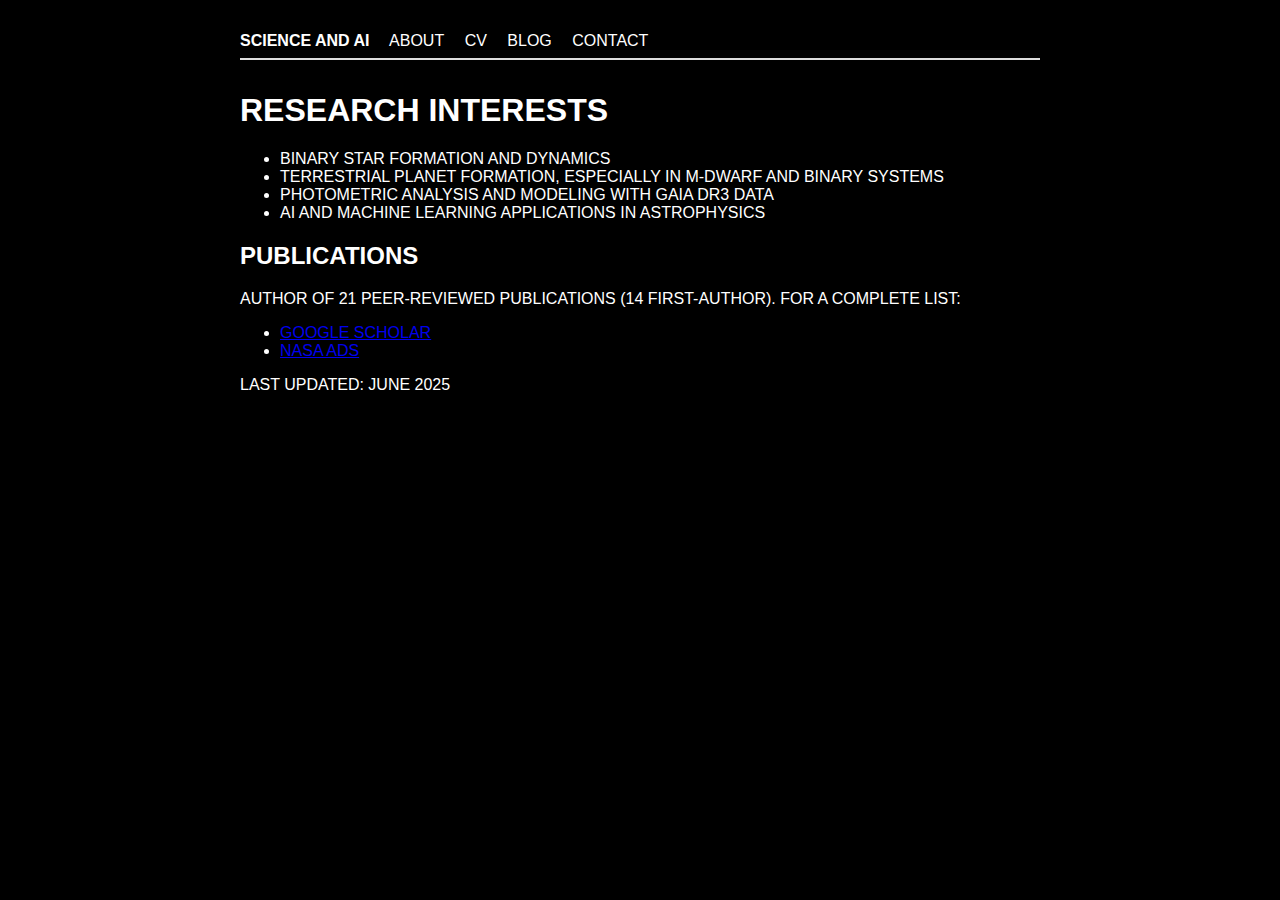
<file: index.html>
<!DOCTYPE html>
<html lang="en">
<head>
  <meta charset="UTF-8">
  <meta name="viewport" content="width=device-width, initial-scale=1">
  <title>Dr. Anna Childs</title>
  <link rel="stylesheet" href="style.css">
</head>
<body>
  <nav>
    <a href="index.html" class="active">Science and AI</a>
    <a href="aboutme.html">About</a>
    <a href="CV.html">CV</a>
    <a href="blog.html">Blog</a>
    <a href="contact.html">Contact</a>
  </nav>

  <section class="section">
    <h1>Research Interests</h1>
    <ul>
      <li>Binary star formation and dynamics</li>
      <li>Terrestrial planet formation, especially in M-dwarf and binary systems</li>
      <li>Photometric analysis and modeling with Gaia DR3 data</li>
      <li>AI and machine learning applications in astrophysics</li>
    </ul>
  </section>


  <section class="section">
    <h2>Publications</h2>
    <p>Author of 21 peer-reviewed publications (14 first-author). For a complete list:</p>
    <ul>
      <li><a href="https://scholar.google.com/citations?user=_0W1vrAAAAAJ&hl=en" target="_blank">Google Scholar</a></li>
      <li><a href="https://ui.adsabs.harvard.edu/search/filter_author_facet_hier_fq_author=AND&filter_author_facet_hier_fq_author=author_facet_hier%3A%220%2FChilds%2C%20A%22&filter_database_fq_database=AND&filter_database_fq_database=database%3A%22astronomy%22&fq=%7B!type%3Daqp%20v%3D%24fq_author%7D&fq=%7B!type%3Daqp%20v%3D%24fq_database%7D&fq_author=(author_facet_hier%3A%220%2FChilds%2C%20A%22)&fq_database=(database%3A%22astronomy%22)&q=%20%20first_author%3A%22Anna%20Childs%22&sort=date%20desc%2C%20bibcode%20desc&p_=0" target="_blank">NASA ADS</a></li>
    </ul>
  </section>

  <footer class="section">
    <p>Last updated: June 2025</p>
  </footer>
</body>
</html>
</file>
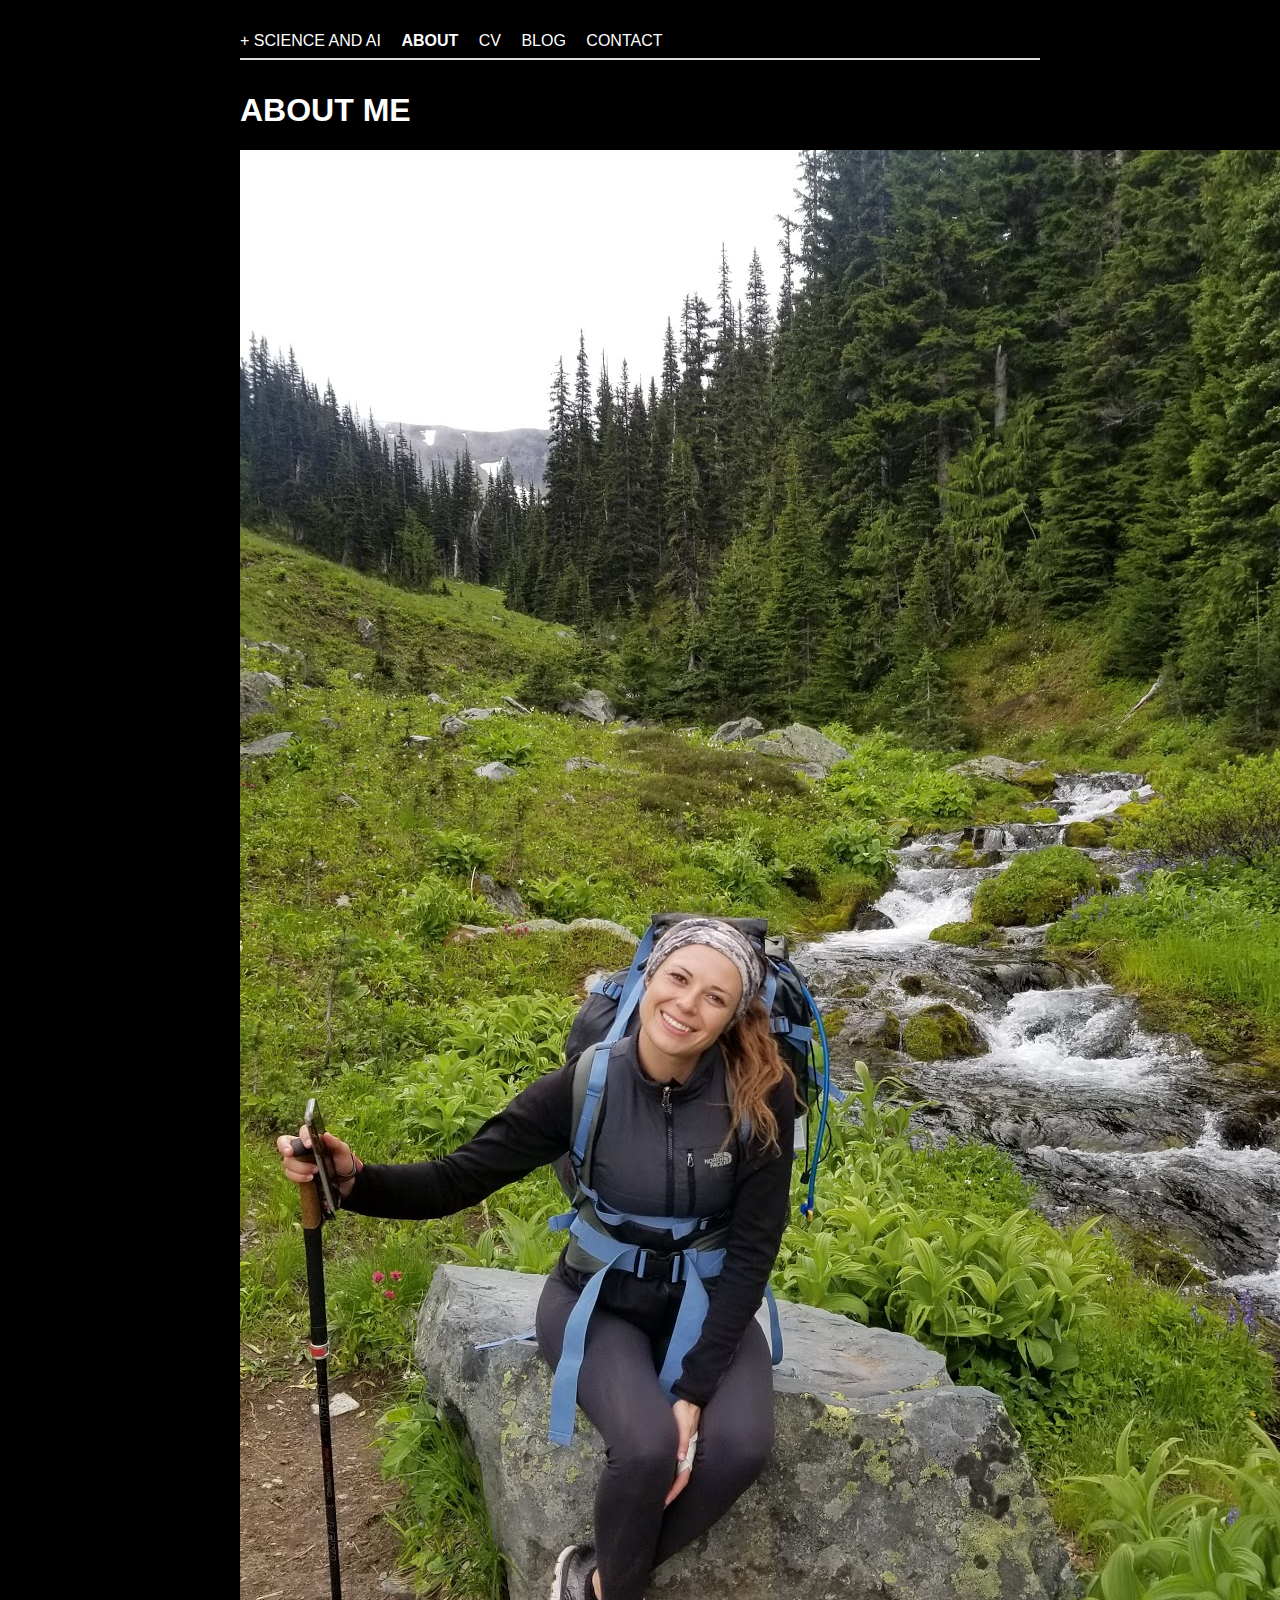
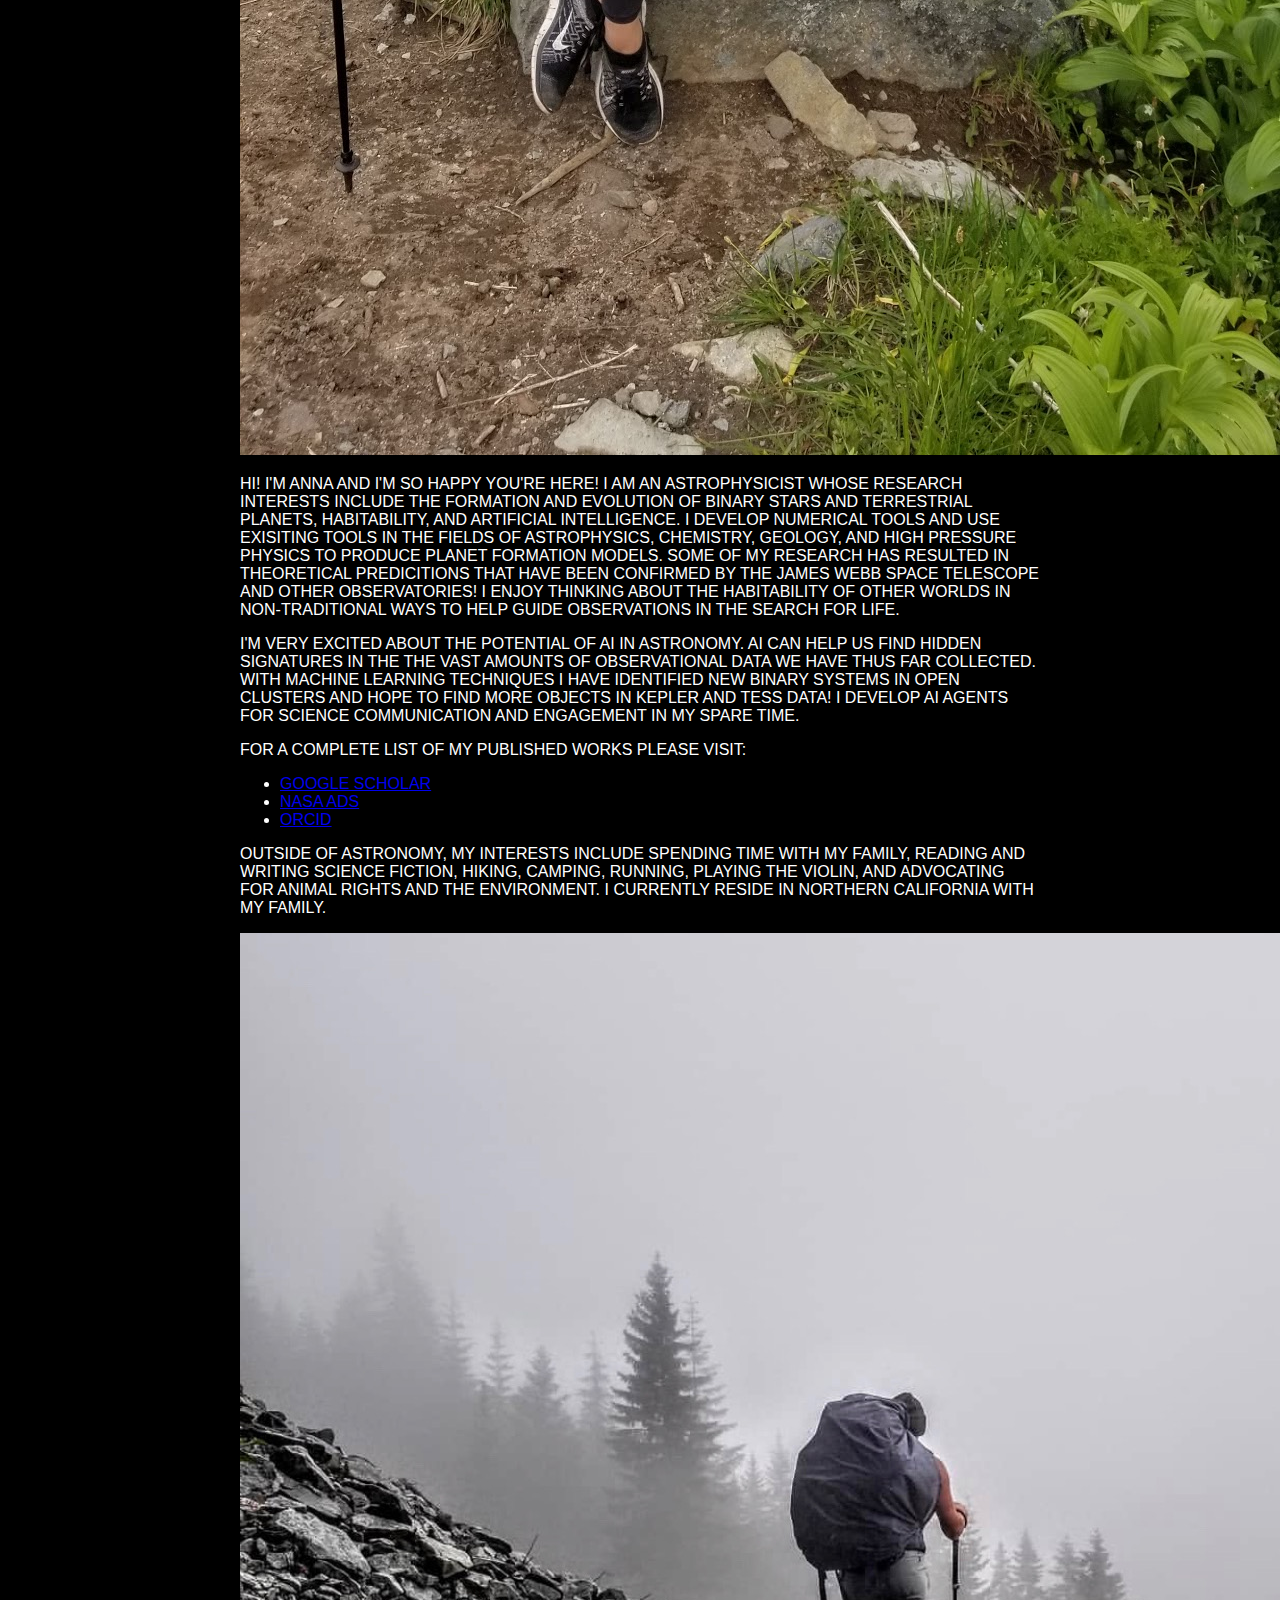
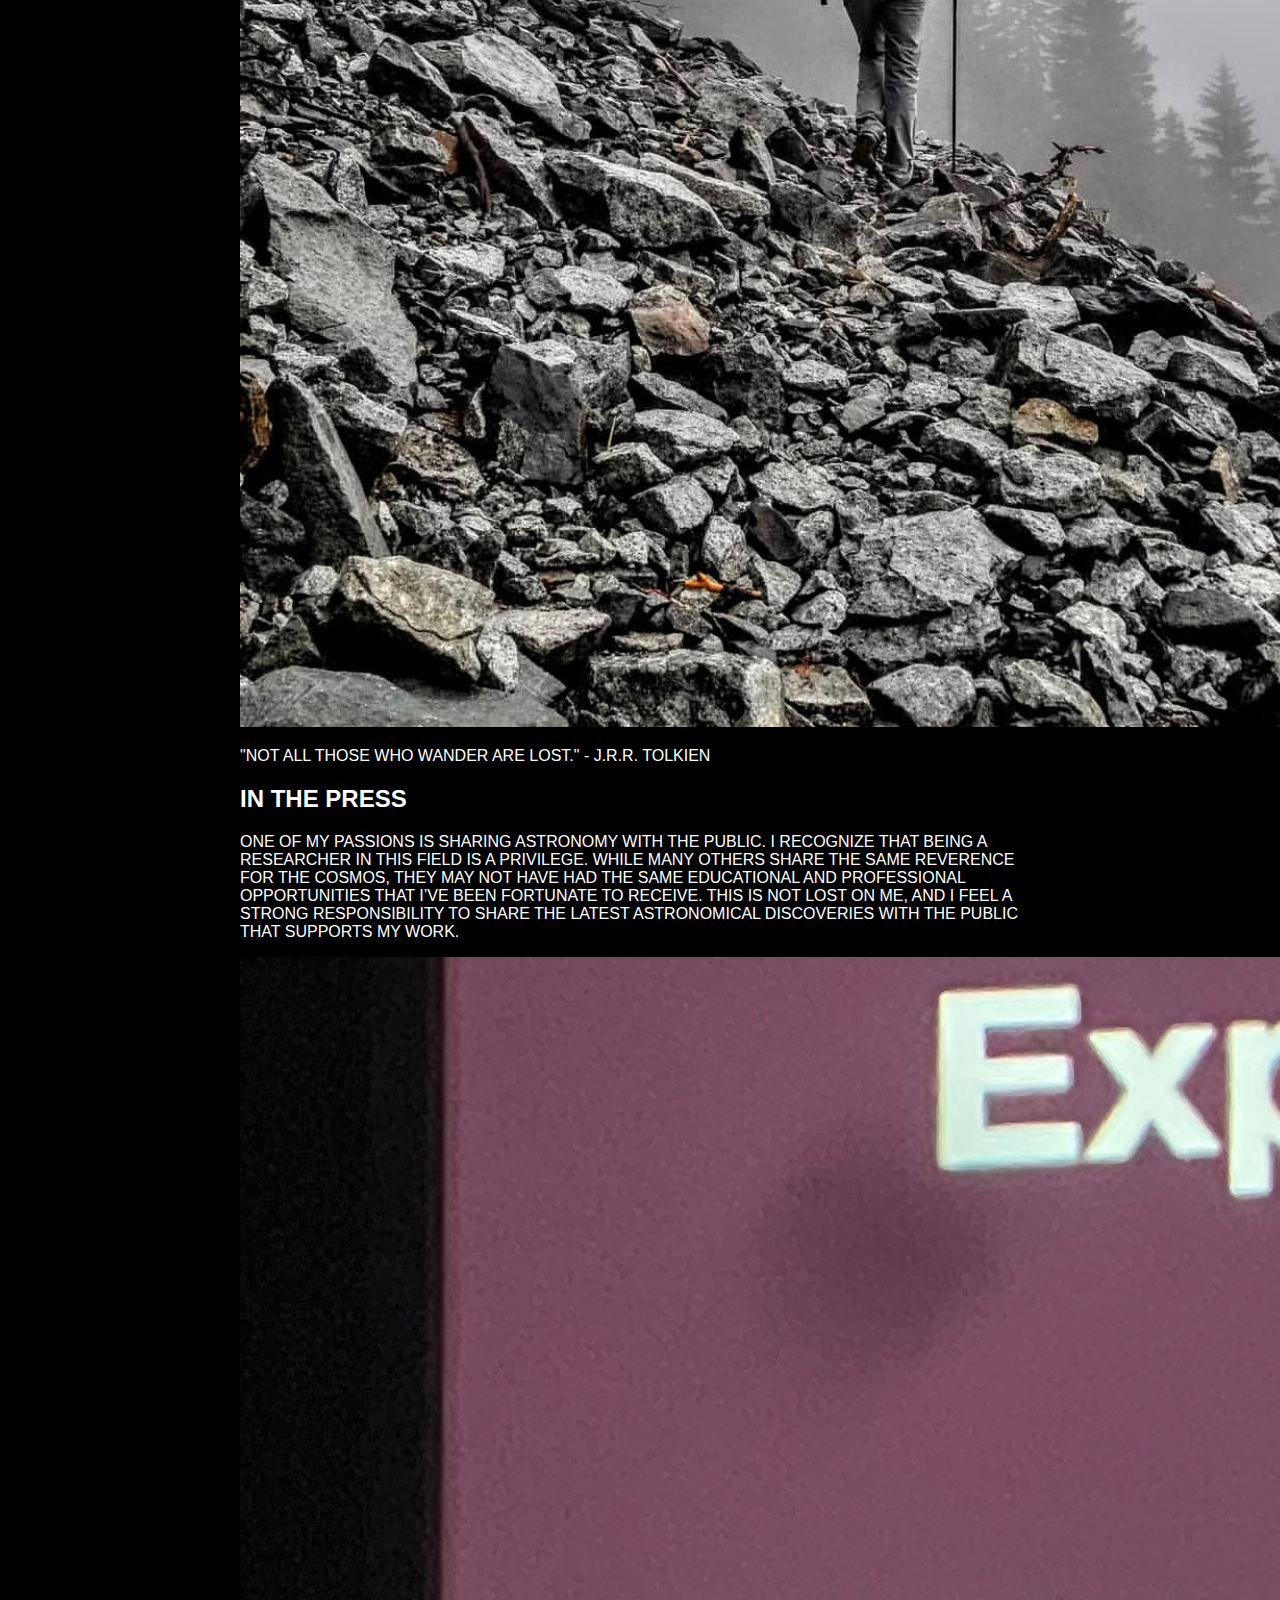
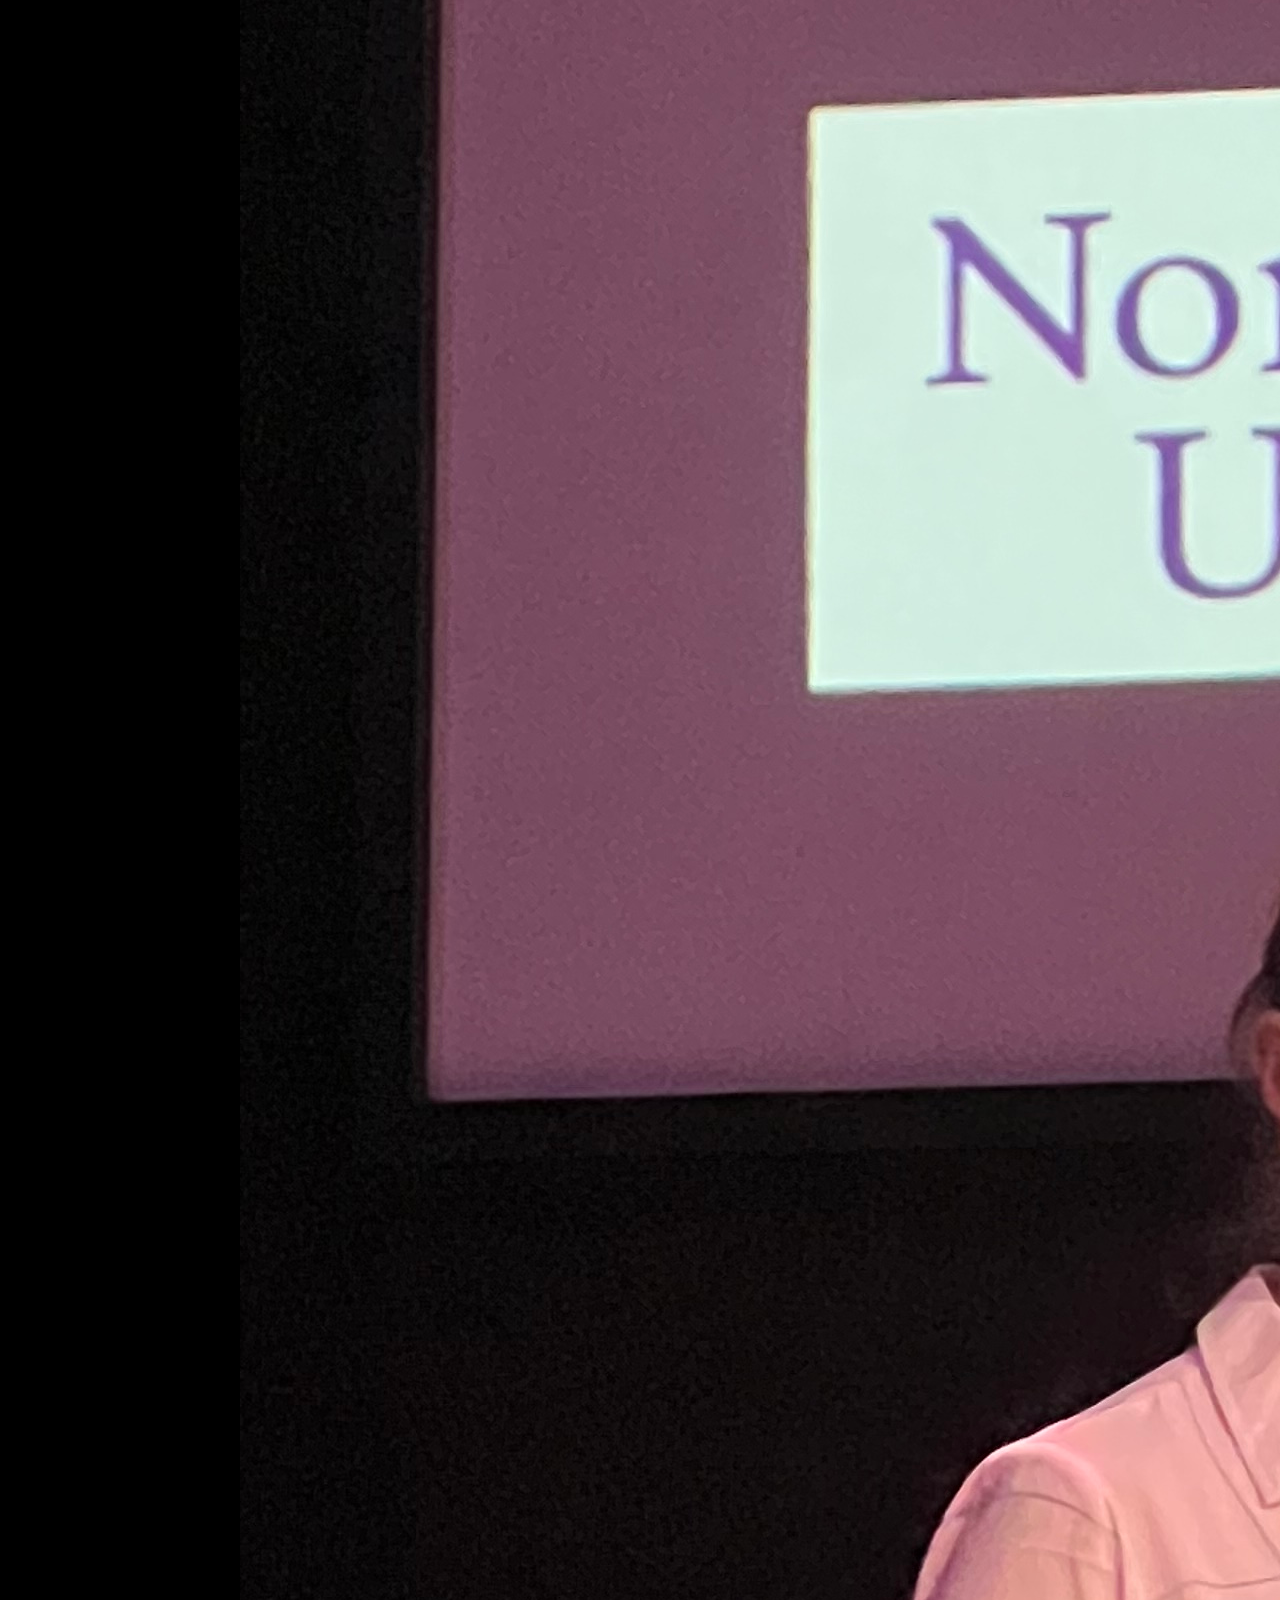
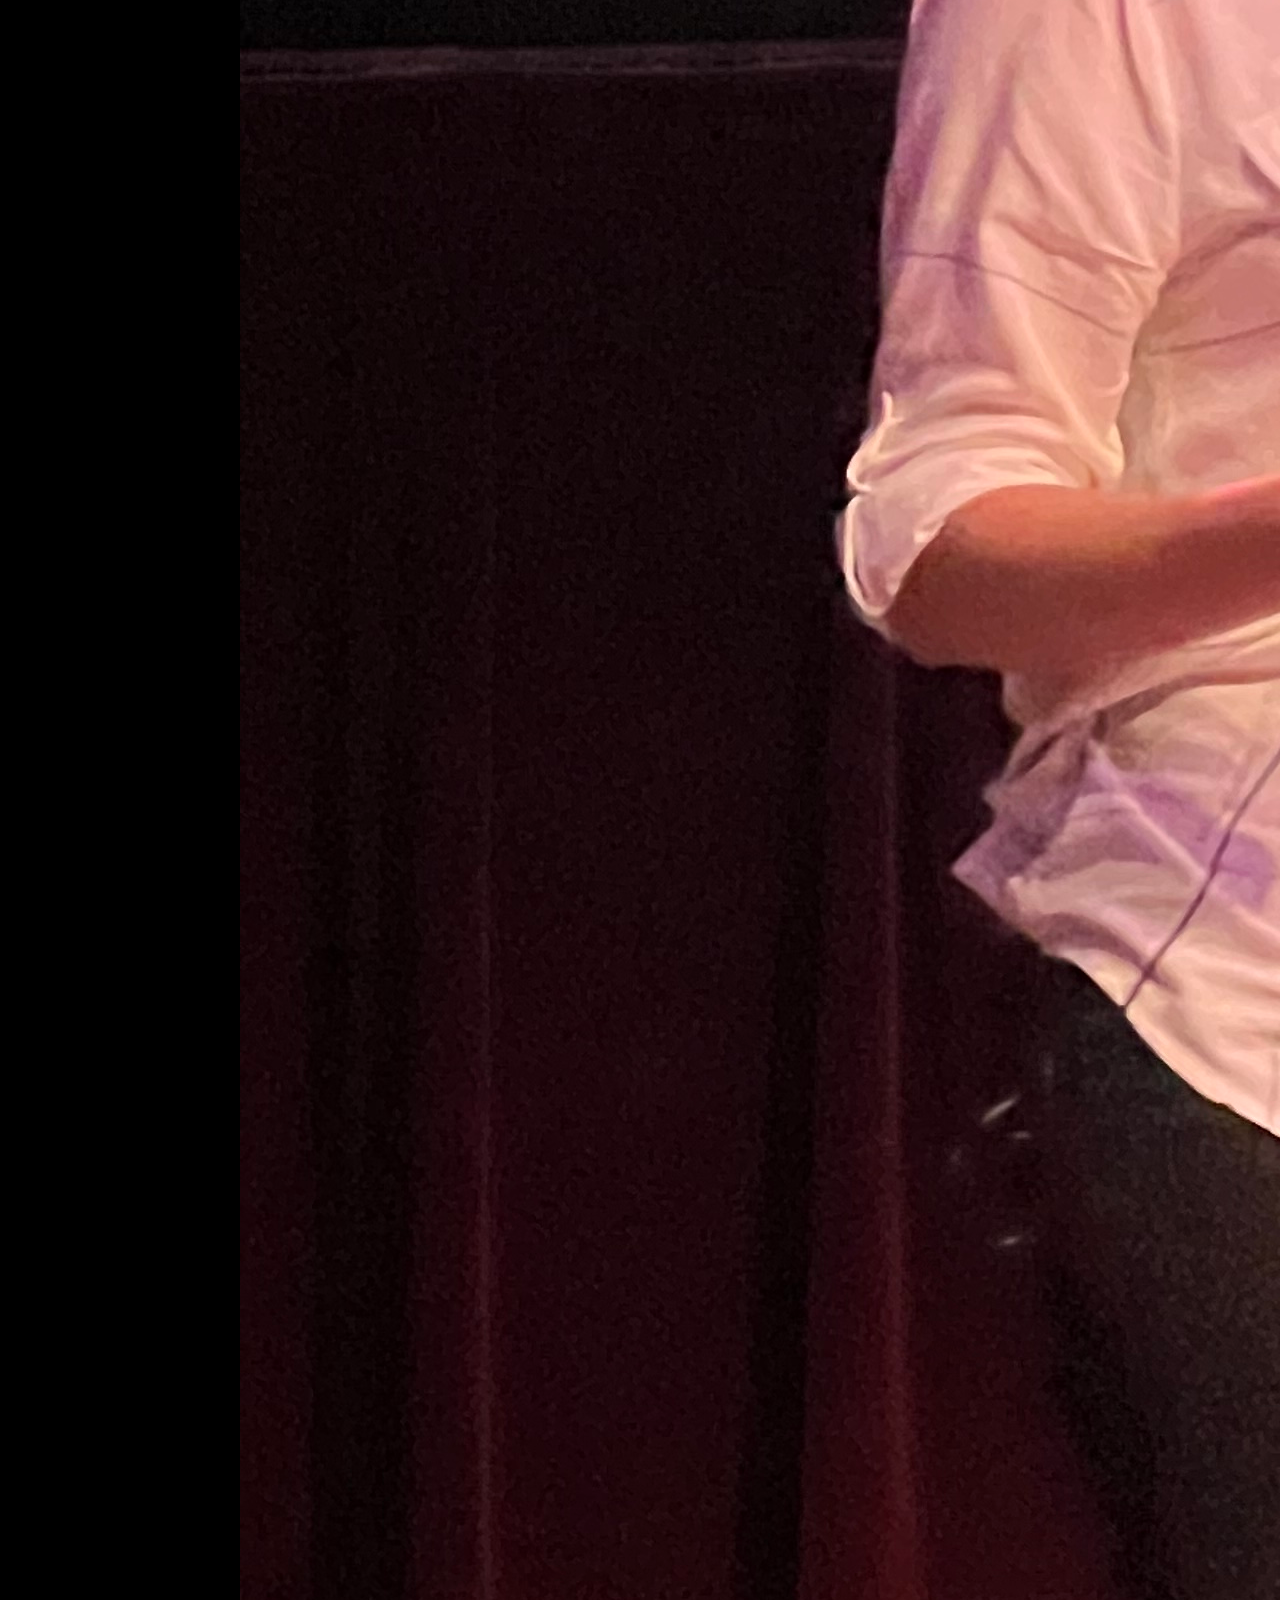
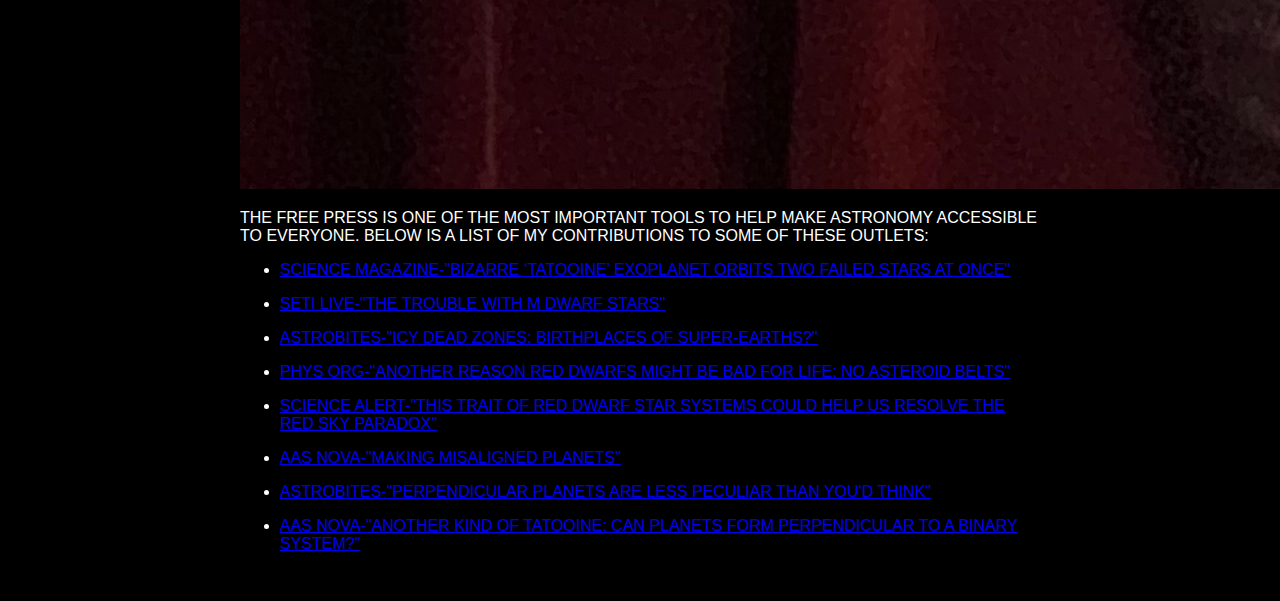
<file: aboutme.html>
<!DOCTYPE html>
<html lang="en">
<head>
  <meta charset="UTF-8">
  <title>About | Dr. Anna Childs</title>
  <link rel="stylesheet" href="style.css">
</head>
<body>
  <!-- Banner Image 
  <div class="banner-container">
    <img src="images/aboutme.jpg" alt="Banner Image" class="banner-image">
  </div>
  -->

  <nav>
    <a href="index.html">+ SCIENCE AND AI</a>
    <a href="aboutme.html" class="active">ABOUT</a>
    <a href="CV.html">CV</a>
    <a href="blog.html">BLOG</a>
    <a href="contact.html">CONTACT</a>
  </nav>



<main>
    <h1>ABOUT ME</h1>
    <div class="custom-image-wrapper">
  <img src="images/aboutme4.jpg" class="custom-image" alt="Description">
</div>
    <p>Hi! I'm Anna and I'm so happy you're here!  I am an astrophysicist whose research interests include the formation and evolution of binary stars and terrestrial planets, habitability, and artificial intelligence. I develop numerical tools and use exisiting tools in the fields of astrophysics, chemistry, geology, and high pressure physics to produce planet formation models.  Some of my research has resulted in theoretical predicitions that have been confirmed by the James Webb Space Telescope and other observatories! I enjoy thinking about the habitability of other worlds in non-traditional ways to help guide observations in the search for life.</p> 
    </p> I'm very excited about the potential of AI in astronomy.  AI can help us find hidden signatures in the the vast amounts of observational data we have thus far collected.  With machine learning techniques I have identified new binary systems in open clusters and hope to find more objects in Kepler and TESS data!  I develop AI agents for science communication and engagement in my spare time.</p>  

    <p>For a complete list of my published works please visit:</p>
    <ul>
      <li><a href="https://scholar.google.com/citations?user=_0W1vrAAAAAJ&hl=en" target="_blank">Google Scholar</a></li>
      <li><a href="https://ui.adsabs.harvard.edu/search/filter_author_facet_hier_fq_author=AND&filter_author_facet_hier_fq_author=author_facet_hier%3A%220%2FChilds%2C%20A%22&filter_database_fq_database=AND&filter_database_fq_database=database%3A%22astronomy%22&fq=%7B!type%3Daqp%20v%3D%24fq_author%7D&fq=%7B!type%3Daqp%20v%3D%24fq_database%7D&fq_author=(author_facet_hier%3A%220%2FChilds%2C%20A%22)&fq_database=(database%3A%22astronomy%22)&q=%20%20first_author%3A%22Anna%20Childs%22&sort=date%20desc%2C%20bibcode%20desc&p_=0" target="_blank">NASA ADS</a></li>
      <li> <a href="https://orcid.org/0000-0002-9343-8612" target="_blank">ORCID</a>
    </ul>

      <p>Outside of astronomy, my interests include spending time with my family, reading and writing science fiction, hiking, camping, running, playing the violin, and advocating for animal rights and the environment.  I currently reside in Northern California with my family.</p>

<div class="custom-image-wrapper">
  <img src="images/aboutme2.jpg" class="custom-image" alt="Description">
</div>

<p>"Not all those who wander are lost." - J.R.R. Tolkien</p>



<h2>In the Press</h2>
<p>One of my passions is sharing astronomy with the public. I recognize that being a researcher in this field is a privilege. While many others share the same reverence for the cosmos, they may not have had the same educational and professional opportunities that I’ve been fortunate to receive. This is not lost on me, and I feel a strong responsibility to share the latest astronomical discoveries with the public that supports my work.</p> 
<div class="custom-image-wrapper">
  <img src="images/aboutme3.jpg" class="custom-image" alt="Description">
</div>
<p>The free press is one of the most important tools to help make astronomy accessible to everyone.  Below is a list of my contributions to some of these outlets:</p>

    <ul>
      <li><a href="https://www.science.org/content/article/bizarre-tatooine-exoplanet-orbits-two-failed-stars-once" target="_blank">Science magazine-"Bizarre ‘Tatooine’ exoplanet orbits two failed stars at once"</a></li>
    </ul>

    <ul>
      <li><a href="https://www.youtube.com/watch?v=Wa2JF1f81KA" target="_blank">SETI Live-"The Trouble with M Dwarf Stars"</a></li>
    </ul>

    <ul>
      <li><a href="https://astrobites.org/2022/12/10/22_super-earths/" target="_blank">Astrobites-"Icy Dead Zones: Birthplaces of Super-Earths?"</a></li>
    </ul>

    <ul>
      <li><a href="https://phys.org/news/2022-10-red-dwarfs-bad-life-asteroid.html" target="_blank">Phys Org-"Another reason red dwarfs might be bad for life: No asteroid belts"</a></li>
    </ul>

    <ul>
      <li><a href="https://www.sciencealert.com/this-trait-of-red-dwarf-star-systems-could-help-us-resolve-the-red-sky-paradox" target="_blank">Science Alert-"This Trait of Red Dwarf Star Systems Could Help Us Resolve The Red Sky Paradox"</a></li>
    </ul>

    <ul>
      <li><a href="https://aasnova.org/2022/03/23/making-misaligned-planets/" target="_blank">AAS NOVA-"Making Misaligned Planets"</a></li>
    </ul>

      <ul>
      <li><a href="https://astrobites.org/2021/11/23/polar-circumbinary-planets/" target="_blank">Astrobites-"Perpendicular planets are less peculiar than you'd think"</a></li>
    </ul>

      <ul>
      <li><a href="https://aasnova.org/2021/10/25/another-kind-of-tatooine-can-planets-form-perpendicular-to-a-binary-system/" target="_blank">AAS Nova-"Another Kind of Tatooine: Can Planets Form Perpendicular to a Binary System?"</a></li>
    </ul>

</main>
</body>
</html>
</file>
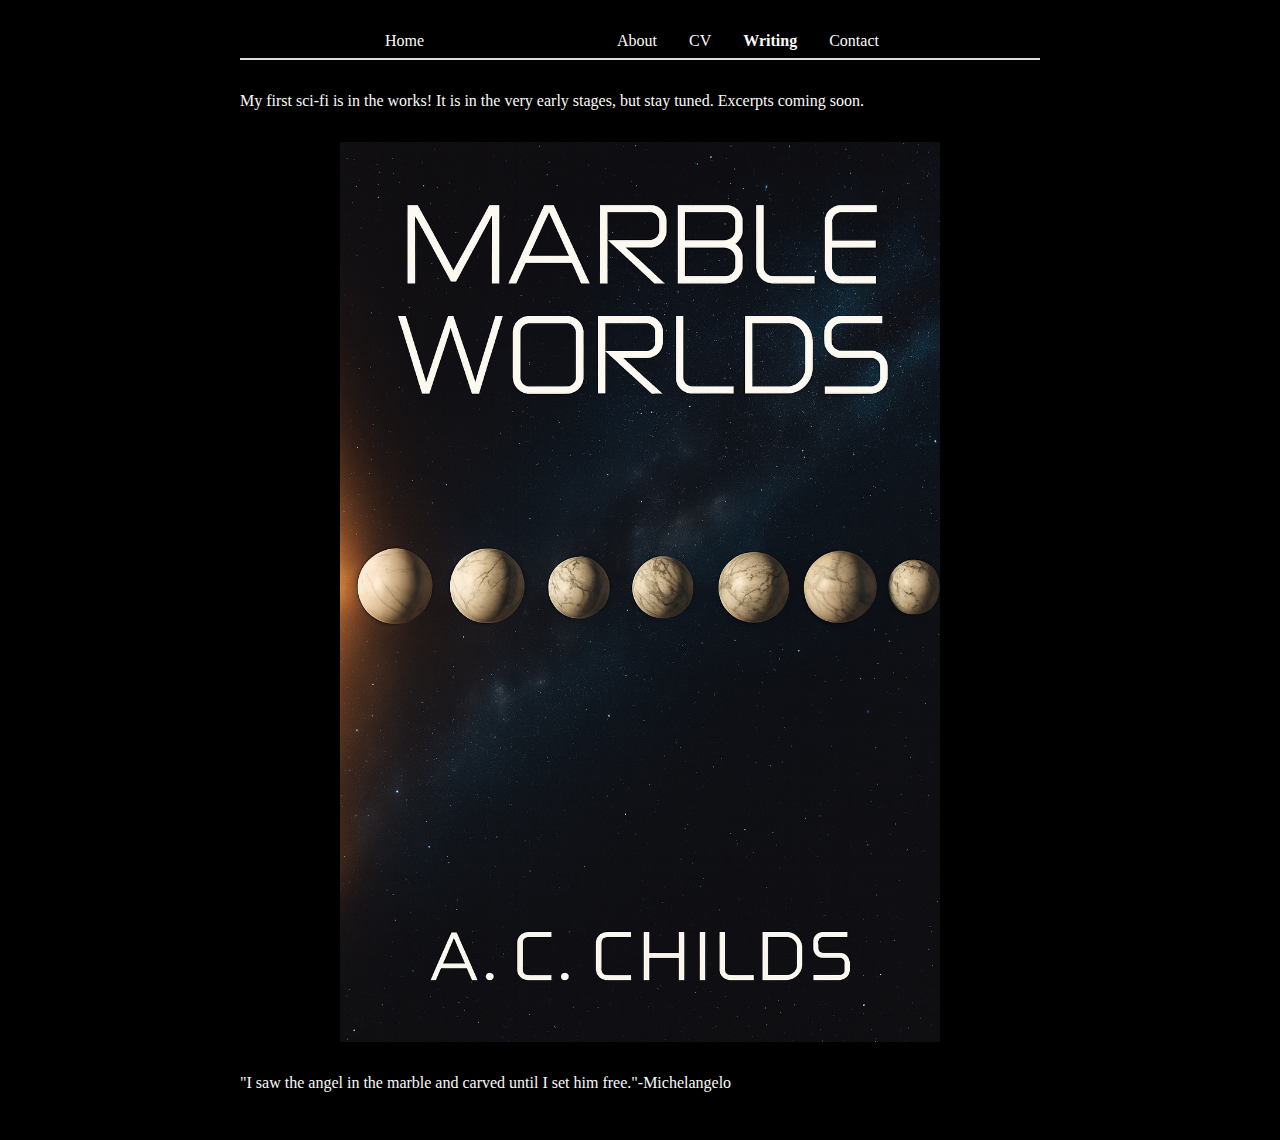
<file: blog.html>
<!DOCTYPE html>
<html lang="en">
<head>
  <meta charset="UTF-8">
  <meta name="viewport" content="width=device-width, initial-scale=1.0">
  <title>Writing | Anna C. Childs</title>
  <link rel="stylesheet" href="style3.css">
</head>
<body>
  <nav>
    <a href="index.html">Home</a>
    <div class="dropdown">
    <a href="index.html" class="dropbtn">Science and AI</a>
    <div class="dropdown-content">
      <a href="planet_formation.html">Planet Formation: Where Worlds Begin</a>
      <a href="exoplanets.html">Exploring Exoplanets and Habitability</a>
      <a href="binary_stars.html">Binary Stars and Tatooines</a>
      <a href="ai.html">Artificial Intelligence in Astronomy</a>
    </div>
  </div>
    <a href="aboutme.html">About</a>
    <a href="CV.html">CV</a>
    <a href="blog.html" class="active">Writing</a>
    <a href="contact.html">Contact</a>
  </nav>

  <main>
    <p> My first sci-fi is in the works! It is in the very early stages, but stay tuned. Excerpts coming soon. </p>

  <div class="custom-image-wrapper">
  <img src="images/cover.png" class="custom-image" alt="Description">
  </div>

    <p>"I saw the angel in the marble and carved until I set him free."-Michelangelo</p>
  </main>
</body>
</html>
</file>
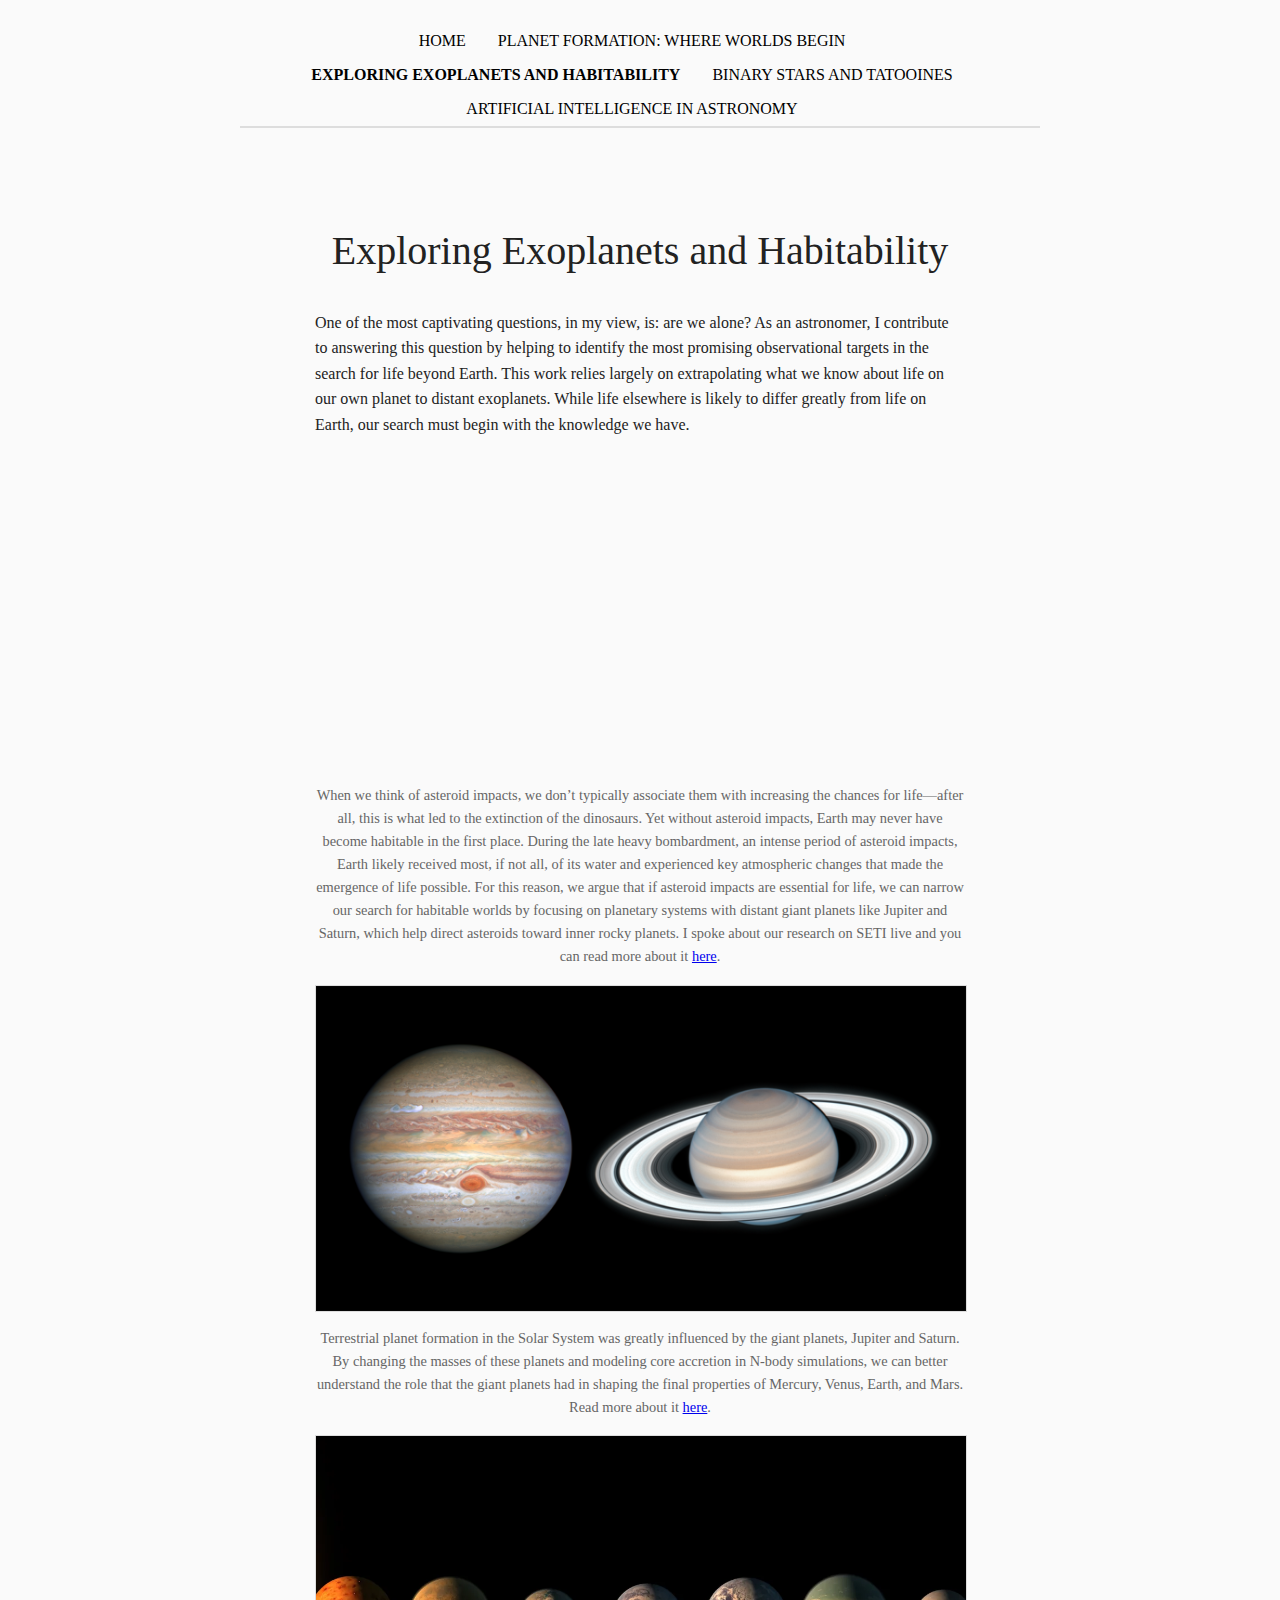
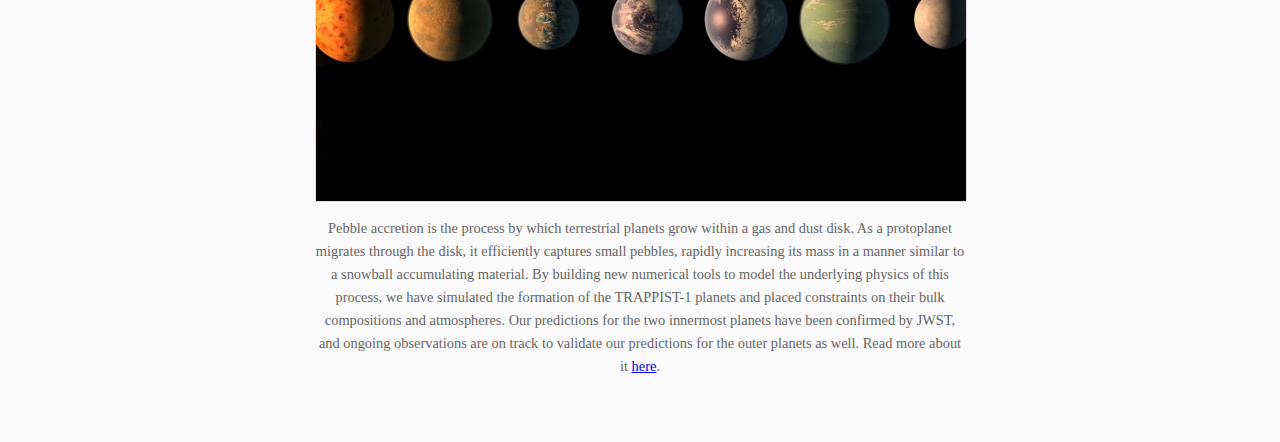
<file: exoplanets.html>
<!DOCTYPE html>
<html lang="en">
<head>
  <meta charset="UTF-8">
  <title>Anna C. Childs</title>
  <link rel="stylesheet" href="sci_style.css">
</head>
<body>
  <!-- Banner Image 
  <div class="banner-container">
    <img src="images/aboutme.jpg" alt="Banner Image" class="banner-image">
  </div>
  -->

  <nav>
    <a href="index.html">HOME</a>
    <a href="planet_formation.html">PLANET FORMATION: WHERE WORLDS BEGIN</a>
    <a href="exoplanets.html"  class="active">EXPLORING EXOPLANETS AND HABITABILITY</a>
    <a href="binary_stars.html">BINARY STARS AND TATOOINES</a>
    <a href="ai.html">ARTIFICIAL INTELLIGENCE IN ASTRONOMY</a>
  </nav>


<main>
  <section class="content">
    <h1>Exploring Exoplanets and Habitability</h1>
    <p>One of the most captivating questions, in my view, is: are we alone? As an astronomer, I contribute to answering this question by helping to identify the most promising observational targets in the search for life beyond Earth. This work relies largely on extrapolating what we know about life on our own planet to distant exoplanets. While life elsewhere is likely to differ greatly from life on Earth, our search must begin with the knowledge we have.</p>

    <div class="image-row">
      <figure>
<iframe width="560" height="315" 
    src="https://www.youtube.com/embed/Wa2JF1f81KA" 
    title="YouTube video player" 
    frameborder="0" 
    allow="accelerometer; autoplay; clipboard-write; encrypted-media; gyroscope; picture-in-picture" 
    allowfullscreen>
</iframe>
        <figcaption>When we think of asteroid impacts, we don’t typically associate them with increasing the chances for life—after all, this is what led to the extinction of the dinosaurs. Yet without asteroid impacts, Earth may never have become habitable in the first place. During the late heavy bombardment, an intense period of asteroid impacts, Earth likely received most, if not all, of its water and experienced key atmospheric changes that made the emergence of life possible. For this reason, we argue that if asteroid impacts are essential for life, we can narrow our search for habitable worlds by focusing on planetary systems with distant giant planets like Jupiter and Saturn, which help direct asteroids toward inner rocky planets. I spoke about our research on SETI live and you can read more about it <a href="https://iopscience.iop.org/article/10.3847/2041-8213/ac9052/pdf" target="_blank">here</a>.</figcaption>
      </figure>
      <figure>
        <img src="images/jupiter-saturn_web-1.png.webp" alt="Planetary Disk 2">
        <figcaption>Terrestrial planet formation in the Solar System was greatly influenced by the giant planets, Jupiter and Saturn.  By changing the masses of these planets and modeling core accretion in N-body simulations, we can better understand the role that the giant planets had in shaping the final properties of Mercury, Venus, Earth, and Mars.  Read more about it <a href="https://watermark.silverchair.com/stz385.pdf?token=[base64]" target="_blank">here</a>.</figcaption>      </figure>

      <figure>
        <img src="images/TRAPPIST.webp" alt="Planetary Disk 3">
        <figcaption>Pebble accretion is the process by which terrestrial planets grow within a gas and dust disk. As a protoplanet migrates through the disk, it efficiently captures small pebbles, rapidly increasing its mass in a manner similar to a snowball accumulating material. By building new numerical tools to model the underlying physics of this process, we have simulated the formation of the TRAPPIST-1 planets and placed constraints on their bulk compositions and atmospheres. Our predictions for the two innermost planets have been confirmed by JWST, and ongoing observations are on track to validate our predictions for the outer planets as well. Read more about it <a href="https://watermark.silverchair.com/stad2110.pdf?token=[base64]" target="_blank">here</a>.</figcaption>      </figure>

    </div>
  </section>
</main>


</body>
</html>
</file>
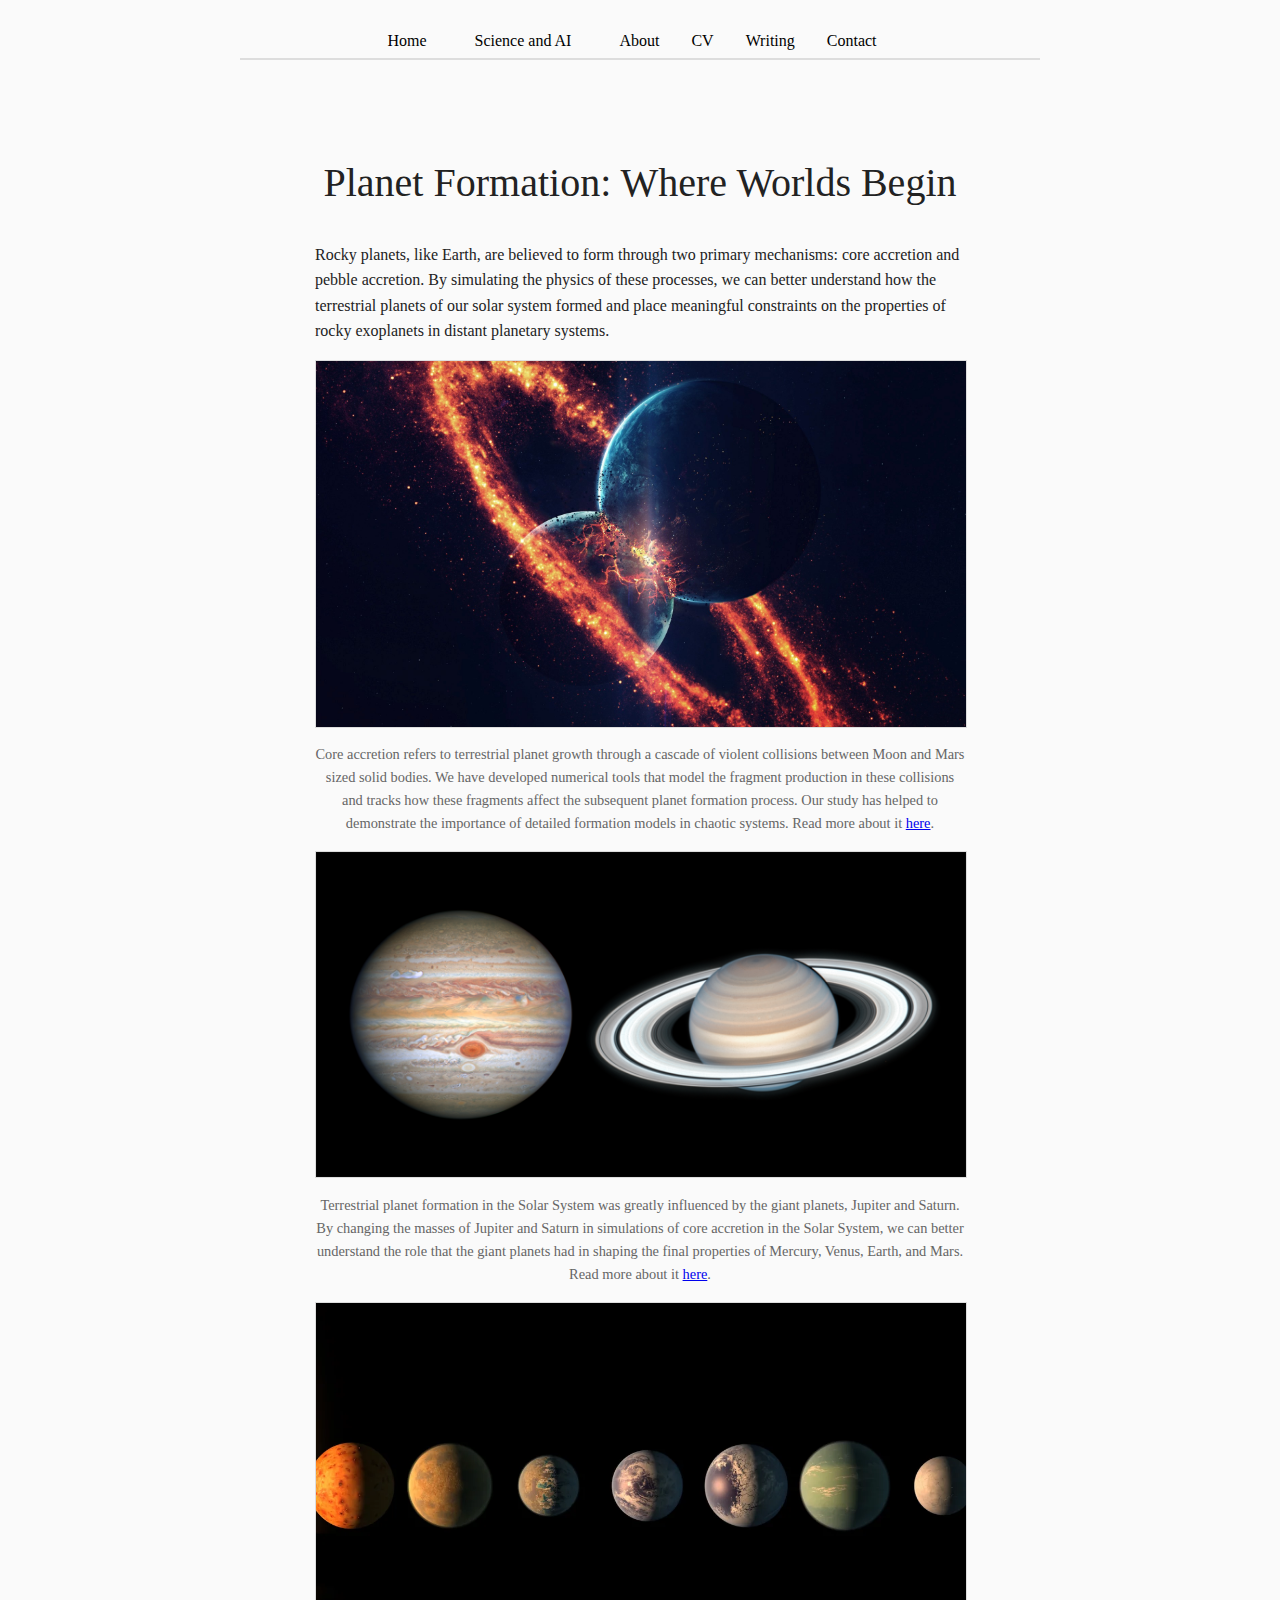
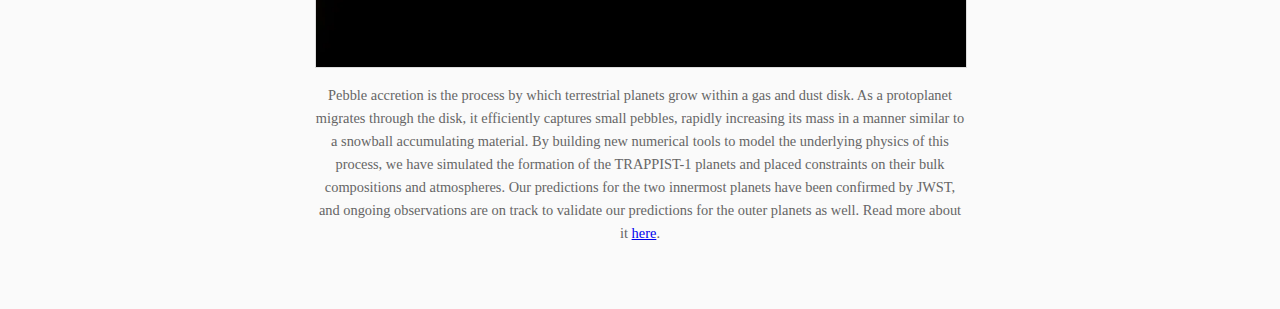
<file: planet_formation.html>
<!DOCTYPE html>
<html lang="en">
<head>
  <meta charset="UTF-8">
  <title>Anna C. Childs</title>
  <link rel="stylesheet" href="sci_style.css">
</head>
<body>
  <!-- Banner Image 
  <div class="banner-container">
    <img src="images/aboutme.jpg" alt="Banner Image" class="banner-image">
  </div>
  -->
  <nav>
    <a href="index.html">Home</a>
    <div class="dropdown">
    <a href="index.html" class="dropbtn">Science and AI</a>
    <div class="dropdown-content">
      <a href="planet_formation.html">Planet Formation: Where Worlds Begin</a>
      <a href="exoplanets.html">Exploring Exoplanets and Habitability</a>
      <a href="binary_stars.html">Binary Stars and Tatooines</a>
      <a href="ai.html">Artificial Intelligence in Astronomy</a>
    </div>
  </div>
    <a href="aboutme.html">About</a>
    <a href="CV.html">CV</a>
    <a href="blog.html">Writing</a>
    <a href="contact.html">Contact</a>
  </nav>


<main>
  <section class="content">
    <h1>Planet Formation: Where Worlds Begin</h1>
    <p>Rocky planets, like Earth, are believed to form through two primary mechanisms: core accretion and pebble accretion. By simulating the physics of these processes, we can better understand how the terrestrial planets of our solar system formed and place meaningful constraints on the properties of rocky exoplanets in distant planetary systems.</p>

    <div class="image-row">
      <figure>
        <img src="images/planets_collide.jpg" alt="Planetary Disk 1">
        <figcaption>Core accretion refers to terrestrial planet growth through a cascade of violent collisions between Moon and Mars sized solid bodies.  We have developed numerical tools that model the fragment production in these collisions and tracks how these fragments affect the subsequent planet formation process.  Our study has helped to demonstrate the importance of detailed formation models in chaotic systems.  Read more about it <a href="https://arxiv.org/pdf/2201.05714" target="_blank">here</a>.</figcaption>
      </figure>
      <figure>
        <img src="images/jupiter-saturn_web-1.png.webp" alt="Planetary Disk 2">
        <figcaption>Terrestrial planet formation in the Solar System was greatly influenced by the giant planets, Jupiter and Saturn.  By changing the masses of Jupiter and Saturn in simulations of core accretion in the Solar System, we can better understand the role that the giant planets had in shaping the final properties of Mercury, Venus, Earth, and Mars.  Read more about it <a href="https://arxiv.org/pdf/1807.02463" target="_blank">here</a>.</figcaption>      </figure>

      <figure>
        <img src="images/TRAPPIST.webp" alt="Planetary Disk 3">
        <figcaption>Pebble accretion is the process by which terrestrial planets grow within a gas and dust disk. As a protoplanet migrates through the disk, it efficiently captures small pebbles, rapidly increasing its mass in a manner similar to a snowball accumulating material. By building new numerical tools to model the underlying physics of this process, we have simulated the formation of the TRAPPIST-1 planets and placed constraints on their bulk compositions and atmospheres. Our predictions for the two innermost planets have been confirmed by JWST, and ongoing observations are on track to validate our predictions for the outer planets as well. Read more about it <a href="https://arxiv.org/pdf/2307.04989" target="_blank">here</a>.</figcaption>      </figure>

    </div>
  </section>
</main>


</body>
</html>
</file>
<file: style.css>
body {
  font-family: Arial, sans-serif;
  font-weight: 300;  /* or 200 for even lighter */
  text-transform: uppercase !important;
  max-width: 800px;
  margin: auto;
  padding: 2rem;
  background: black;
  color: white;
}
nav {
  border-bottom: 2px solid #ddd;
  padding-bottom: 0.5rem;
  margin-bottom: 2rem;
}
nav a {
  margin-right: 1rem;
  text-decoration: none;
  color: white;
}
nav a.active {
  font-weight: bold;
}
</file>
<file: style3.css>
body {
  font-family: 'Georgia', serif;
  color: #fafafa;
  background: black;
  max-width: 800px;
  margin: auto;
  padding: 2rem;
}


nav a {
  margin-right: 1rem;
  text-decoration: none;
  color: #fafafa;
}
nav a.active {
  font-weight: bold;
}

nav {
  display: flex;
  flex-wrap: wrap;
  gap: 1rem;
  align-items: center;
  justify-content: center;
  border-bottom: 2px solid #ddd;
  padding-bottom: 0.5rem;
  margin-bottom: 2rem;
  position: relative;
}

h1 {
  font-size: 2.5rem;
  font-weight: 400;
  text-align: center;
}

.dropdown {
  position: relative;
}

.dropbtn {
  text-decoration: none;
  color: black !important;
  padding: 0.5rem 1rem;
}

.dropdown-content {
  display: none;
  position: absolute;
  top: 100%; /* position below the dropbtn */
  left: 0;
  background-color: #fff;
  min-width: 200px;
  box-shadow: 0px 8px 16px rgba(0,0,0,0.2);
  z-index: 1000;
}

.dropdown-content a {
  display: block;
  padding: 0.5rem 1rem;
  text-decoration: none;
  color: #333;
}

.dropdown-content a:hover {
  background-color: #eee;
}

.dropdown:hover .dropdown-content {
  display: block;
}

.banner-container {
  width: 100%;
  overflow: hidden;
}

.banner-image {
  width: 100%;
  height: auto;
  display: block;
}

.custom-image-wrapper {
  position: relative;
  max-width: 800px;
  margin: auto;
}

.custom-image {
  width: 600px;
  height: auto;
  display: block; /* or inline-block depending on your layout */
  margin: 2rem auto; /* centers the image horizontally with space around it */
}

.custom-image2 {
  position: fixed;
  top: 0;
  left: 0;
  width: 100vw;
  height: 100vh;
  background-image: url('your-image.jpg'); /* Replace with your actual path */
  background-size: cover;
  background-position: center;
  background-repeat: no-repeat;
  z-index: -1; /* Puts it behind other content */
}


.pdf-container {
  width: 100%;
  height: 1000px;
  margin-top: 2rem;
  border: none;              /* Removes any border from the container */
}

.pdf-container embed {
  border: 1px solid white;   /* Force a white border (or use 'none' to remove) */
}

.image-row {
  display: flex;
  flex-wrap: wrap;
  gap: 1rem;
  justify-content: center;
}

figure {
  margin: 0;
  text-align: center;
}

figure img {
  max-width: 100%;
  height: auto;
  border: 1px solid #ddd;
}

figcaption {
  font-size: 0.9rem;
  color: #666;
  margin-top: 0.5rem;
}
</file>
<file: sci_style.css>
body {
  font-family: 'Georgia', serif;
  color: #222;
  background: #fafafa;
  max-width: 800px;
  margin: auto;
  padding: 2rem;
}

nav a {
  margin-right: 1rem;
  text-decoration: none;
  color: black;
}
nav a.active {
  font-weight: bold;
}

nav {
  display: flex;
  flex-wrap: wrap;
  gap: 1rem;
  align-items: center;
  justify-content: center;
  border-bottom: 2px solid #ddd;
  padding-bottom: 0.5rem;
  margin-bottom: 2rem;
  position: relative;
}
main {
  padding: 2rem;
}

.content {
  max-width: 650px;
  margin: 0 auto;
  line-height: 1.6;
}

h1 {
  font-size: 2.5rem;
  font-weight: 400;
  text-align: center;
}

.image-row {
  display: flex;
  flex-wrap: wrap;
  gap: 1rem;
  justify-content: center;
}

figure {
  margin: 0;
  text-align: center;
}

figure img {
  max-width: 100%;
  height: auto;
  border: 1px solid #ddd;
}

figcaption {
  font-size: 0.9rem;
  color: #666;
  margin-top: 0.5rem;
}

.dropdown {
  position: relative;
}

.dropbtn {
  text-decoration: none;
  color: black !important;
  padding: 0.5rem 1rem;
}

.dropdown-content {
  display: none;
  position: absolute;
  top: 100%; /* position below the dropbtn */
  left: 0;
  background-color: #fff;
  min-width: 200px;
  box-shadow: 0px 8px 16px rgba(0,0,0,0.2);
  z-index: 1000;
}

.dropdown-content a {
  display: block;
  padding: 0.5rem 1rem;
  text-decoration: none;
  color: #333;
}

.dropdown-content a:hover {
  background-color: #eee;
}

.dropdown:hover .dropdown-content {
  display: block;
}
</file>
